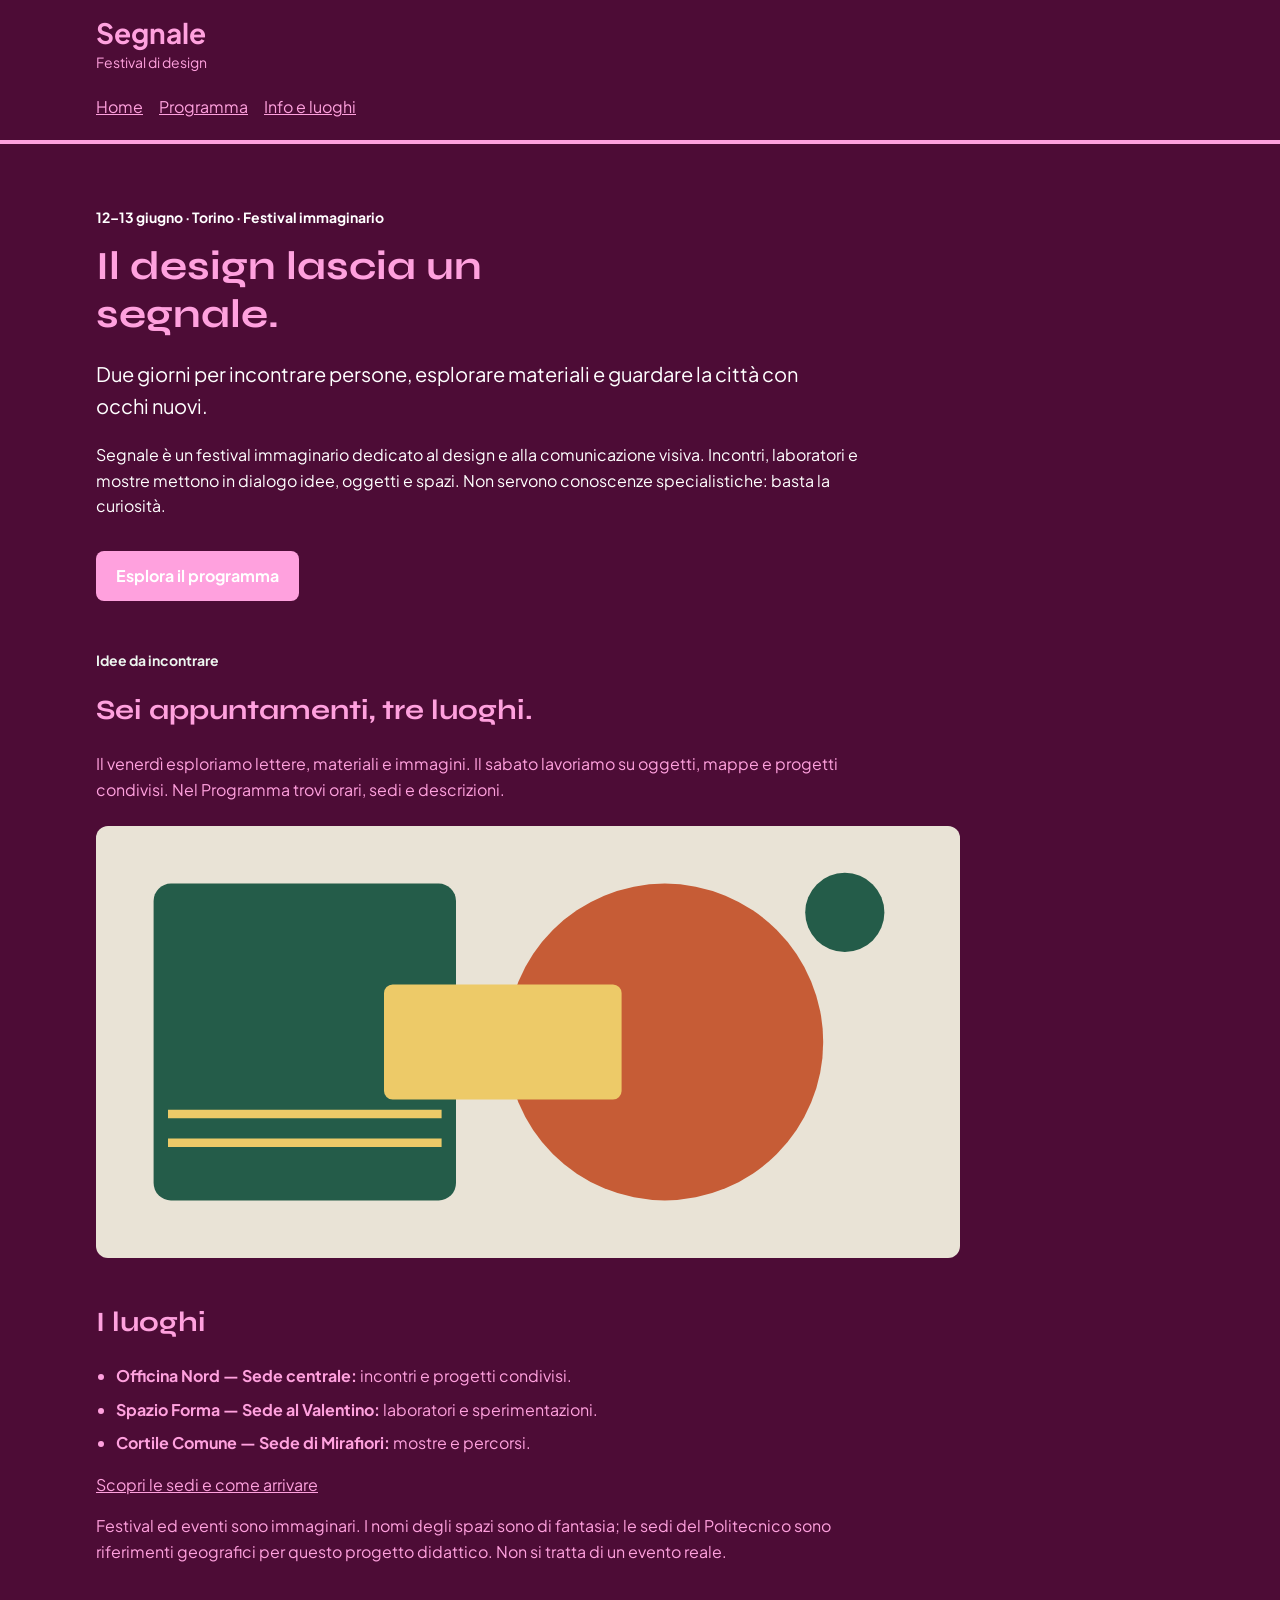
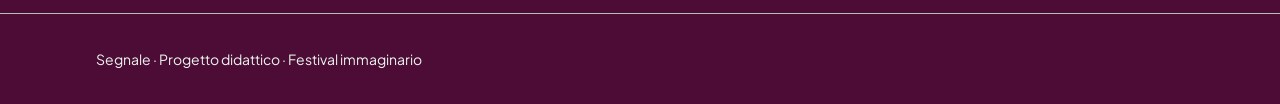
<file: index.html>
<!doctype html>
  <html lang="it">
  <head>
    <meta charset="utf-8">
    <meta name="viewport" content="width=device-width, initial-scale=1">
    <title>Segnale — Festival di design</title>
    <link rel="preconnect" href="https://fonts.googleapis.com">
   <link rel="preconnect" href="https://fonts.gstatic.com" crossorigin>
    <link href="https://fonts.googleapis.com/css2?family=Syne:wght@400..800&display=swap" rel="stylesheet">
    <link rel="preconnect" href="https://fonts.googleapis.com">
    <link rel="preconnect" href="https://fonts.gstatic.com" crossorigin>
  <link href="https://fonts.googleapis.com/css2?family=Plus+Jakarta+Sans:wght@400;700&display=swap" rel="stylesheet">
<link rel="stylesheet" href="style.css">
  </head>
  <body>
    <a class="skip-link" href="#contenuto">Vai al contenuto</a>
    <header class="site-header">
      <div class="container">
        <a class="brand" href="index.html">Segnale<span>Festival di design</span></a>
        <nav>
          <a href="index.html">Home</a>
          <a href="programma.html">Programma</a>
          <a href="info.html">Info e luoghi</a>
        </nav>
      </div>
    </header>


    <main id="contenuto" class="container">
      <section class="intro">
        <p class="eyebrow">12–13 giugno · Torino · Festival immaginario</p>
        <h1 id="titolo-home">Il design lascia un segnale.</h1>
        <p class="lead">Due giorni per incontrare persone, esplorare materiali e guardare la città con occhi nuovi.</p>
        <p class="reading-text">Segnale è un festival immaginario dedicato al design e alla comunicazione visiva. Incontri, laboratori e mostre mettono in dialogo idee, oggetti e spazi. Non servono conoscenze specialistiche: basta la curiosità.</p>
        <a class="button-link" href="programma.html">Esplora il programma</a>
      </section>


      <section class="content-section">
        <p class="eyebrow">Idee da incontrare</p>
        <h2 id="titolo-festival">Sei appuntamenti, tre luoghi.</h2>
        <p class="reading-text">Il venerdì esploriamo lettere, materiali e immagini. Il sabato lavoriamo su oggetti, mappe e progetti condivisi. Nel Programma trovi orari, sedi e descrizioni.</p>
        <img class="festival-image" src="assets/festival.svg" alt="Composizione geometrica di cerchi e rettangoli nei colori del festival" width="1200" height="600">
      </section>


      <section class="content-section">
        <h2 id="titolo-luoghi">I luoghi</h2>
        <ul class="venues">
          <li><strong>Officina Nord — Sede centrale:</strong> incontri e progetti condivisi.</li>
          <li><strong>Spazio Forma — Sede al Valentino:</strong> laboratori e sperimentazioni.</li>
          <li><strong>Cortile Comune — Sede di Mirafiori:</strong> mostre e percorsi.</li>
        </ul>
        <p><a href="info.html">Scopri le sedi e come arrivare</a></p>
        <p class="reading-text">Festival ed eventi sono immaginari. I nomi degli spazi sono di fantasia; le sedi del Politecnico sono riferimenti geografici per questo progetto didattico. Non si tratta di un evento reale.</p>
      </section>
    </main>


    <footer class="site-footer"><div class="container"><p>Segnale · Progetto didattico · Festival immaginario</p></div></footer>
  </body>
  </html>
</file>
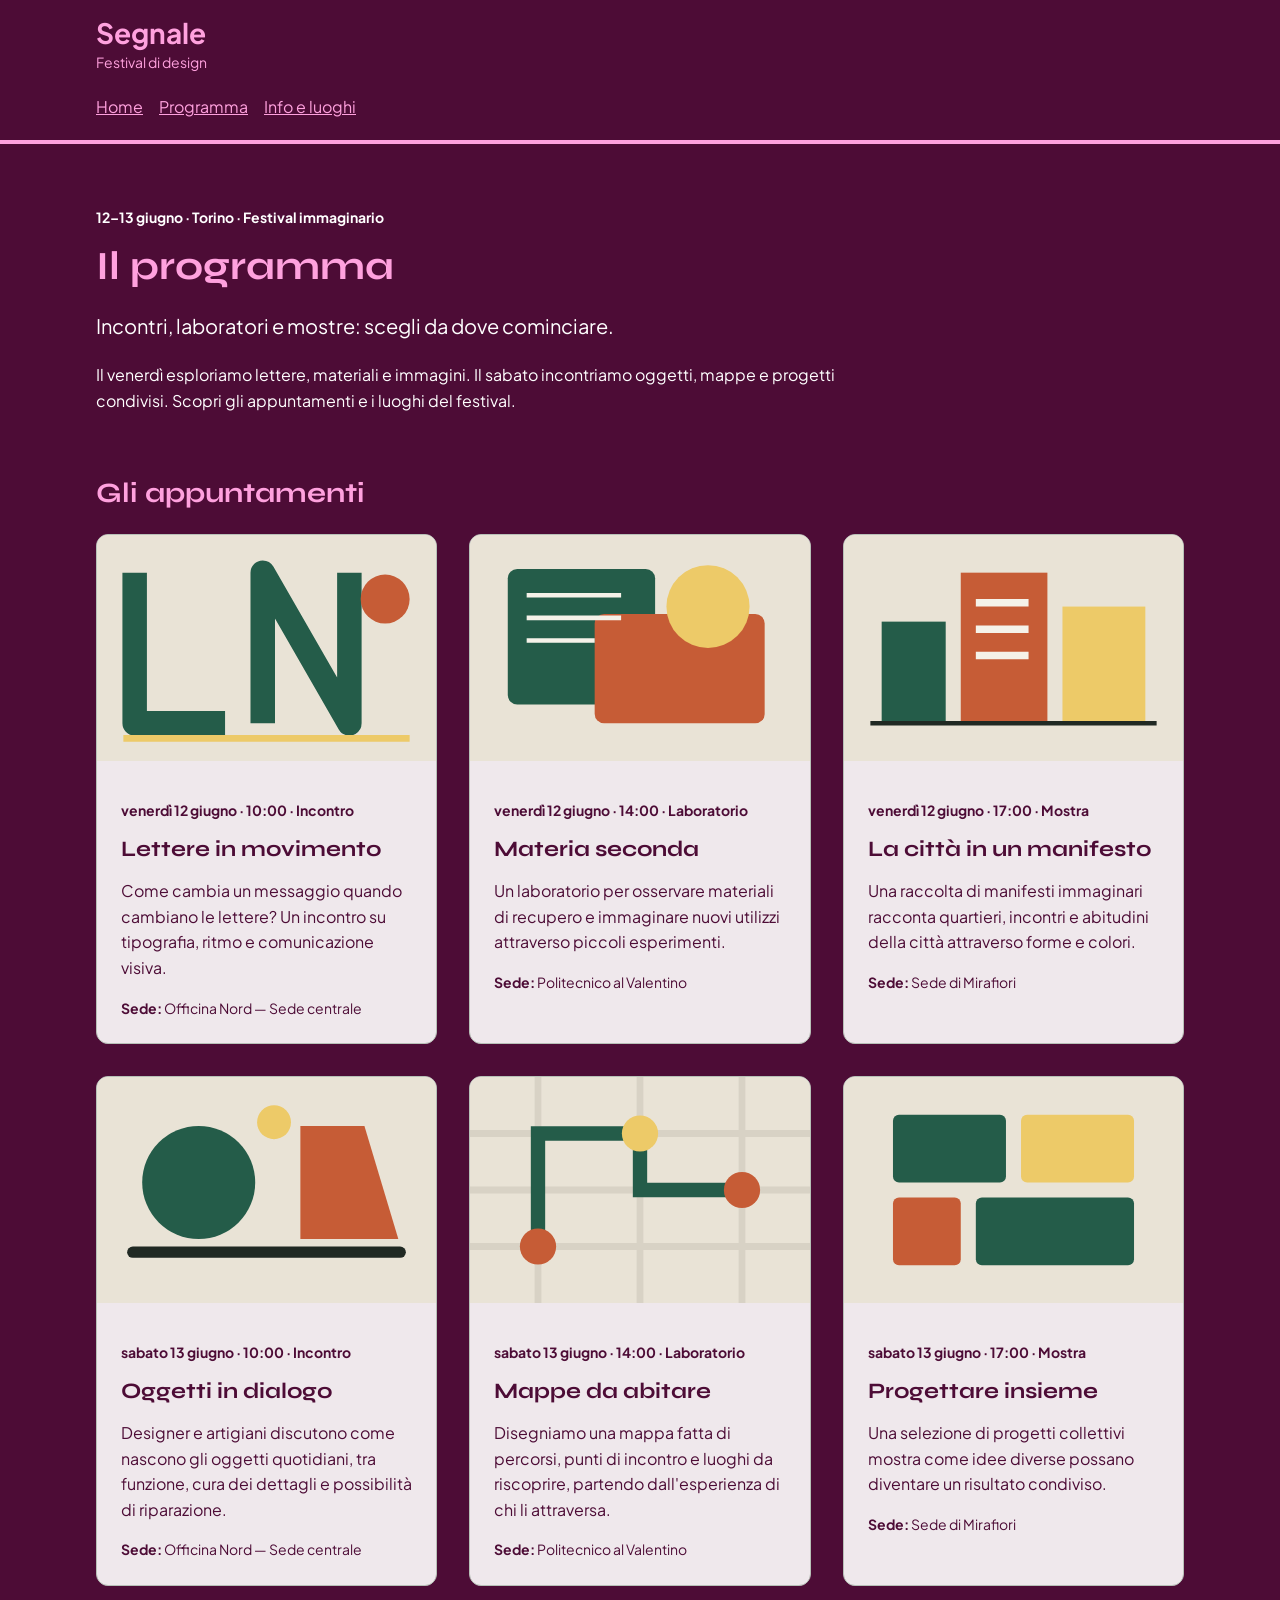
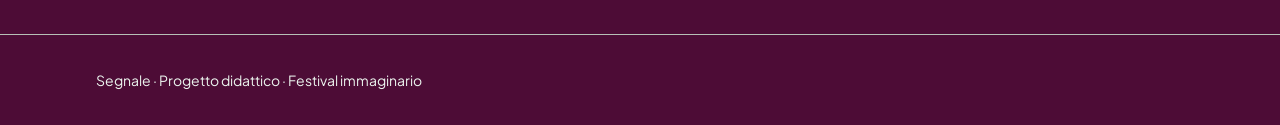
<file: programma.html>
<!doctype html>
<html lang="it">
<head>
  <meta charset="utf-8">
  <meta name="viewport" content="width=device-width, initial-scale=1">
  <title>Programma — Segnale</title>
  <link rel="preconnect" href="https://fonts.googleapis.com">
  <link rel="preconnect" href="https://fonts.gstatic.com" crossorigin>
  <link href="https://fonts.googleapis.com/css2?family=Syne:wght@400..800&display=swap" rel="stylesheet">
  <link rel="preconnect" href="https://fonts.googleapis.com">
  <link rel="preconnect" href="https://fonts.gstatic.com" crossorigin>
  <link href="https://fonts.googleapis.com/css2?family=Plus+Jakarta+Sans:wght@400;700&display=swap" rel="stylesheet">
  <link rel="stylesheet" href="style.css">
</head>
<body>
  <a class="skip-link" href="#contenuto">Vai al contenuto</a>
  <header class="site-header">
    <div class="container">
      <a class="brand" href="index.html">Segnale<span>Festival di design</span></a>
      <nav>
        <a href="index.html">Home</a>
        <a href="programma.html">Programma</a>
        <a href="info.html">Info e luoghi</a>
      </nav>
    </div>
  </header>


  <main id="contenuto" class="container">
    <section class="intro">
      <p class="eyebrow">12–13 giugno · Torino · Festival immaginario</p>
      <h1 id="titolo-programma">Il programma</h1>
      <p class="lead">Incontri, laboratori e mostre: scegli da dove cominciare.</p>
      <p class="reading-text">Il venerdì esploriamo lettere, materiali e immagini. Il sabato incontriamo oggetti, mappe e progetti condivisi. Scopri gli appuntamenti e i luoghi del festival.</p>
    </section>


    <section class="content-section">
      <h2 id="titolo-eventi">Gli appuntamenti</h2>
      <p id="eventi-messaggio" role="status" aria-live="polite">Caricamento degli appuntamenti…</p>
      <div class="event-grid" id="event-grid"></div>
    </section>
  </main>


  <footer class="site-footer"><div class="container"><p>Segnale · Progetto didattico · Festival immaginario</p></div></footer>
<script>
  const griglia = document.getElementById("event-grid");
  const messaggio = document.getElementById("eventi-messaggio");

  function creaElemento(tag, classe, testo) {
    const elemento = document.createElement(tag);
    if (classe) elemento.className = classe;
    if (testo !== undefined) elemento.textContent = testo;
    return elemento;
  }

  function creaScheda(evento, nomeSede) {
    const articolo = creaElemento("article", "event-card");

    const immagine = document.createElement("img");
    immagine.src = evento.immagine;
    immagine.alt = evento.immagine_alt || "";
    immagine.width = 900;
    immagine.height = 600;
    articolo.appendChild(immagine);

    const corpo = creaElemento("div", "event-body");
    const data = new Date(`${evento.data}T00:00:00`);
    const dataFormattata = Number.isNaN(data.getTime())
      ? evento.data
      : new Intl.DateTimeFormat("it-IT", {
          weekday: "long",
          day: "numeric",
          month: "long"
        }).format(data);

    corpo.appendChild(creaElemento(
      "p",
      "event-meta",
      `${dataFormattata} · ${evento.orario} · ${evento.categoria}`
    ));
    corpo.appendChild(creaElemento("h3", "", evento.titolo));
    corpo.appendChild(creaElemento("p", "", evento.descrizione));

    const sede = creaElemento("p", "event-place");
    const etichetta = document.createElement("strong");
    etichetta.textContent = "Sede: ";
    sede.append(etichetta, document.createTextNode(nomeSede));
    corpo.appendChild(sede);

    articolo.appendChild(corpo);
    return articolo;
  }

  async function caricaEventi() {
    try {
      const [rispostaEventi, rispostaSedi] = await Promise.all([
        fetch("dati/eventi.json"),
        fetch("dati/sedi.json")
      ]);

      if (!rispostaEventi.ok) {
  throw new Error(`eventi.json: errore HTTP ${rispostaEventi.status}`);
}
if (!rispostaSedi.ok) {
  throw new Error(`sedi.json: errore HTTP ${rispostaSedi.status}`);
}


      const [eventi, sedi] = await Promise.all([
        rispostaEventi.json(),
        rispostaSedi.json()
      ]);

      if (!Array.isArray(eventi) || !Array.isArray(sedi)) {
        throw new Error("Formato JSON non valido.");
      }

      if (eventi.length === 0) {
        messaggio.textContent = "Al momento non ci sono eventi in programma.";
        return;
      }

      const sediPerId = new Map(sedi.map(sede => [sede.id, sede.nome]));

      for (const evento of eventi) {
        const nomeSede = sediPerId.get(evento.sede_id) || "Sede da definire";
        griglia.appendChild(creaScheda(evento, nomeSede));
      }

      messaggio.remove();
    } catch (errore) {
  console.error("Errore nel caricamento del programma:", errore);
  messaggio.textContent = `Errore nel caricamento: ${errore.message}`;
}

  }

  caricaEventi();
</script>

</body>
</html>
</file>
<file: style.css>
/* Segnale: esempio completo della consegna su Home e Programma. */


/* Valori condivisi: le regole interessate li richiamano con var(). */
:root {
  --colore-primario: #ffa1de;
  --colore-primario-scuro: #e63edb;
  --colore-sfondo: #4d0c36;
  --colore-testo: #ffa1de;
  --colore-testo-secondario: #ecf5ef;
  --colore-testo-secondario-card: #4d0c36;
  --font-testo: "Plus Jakarta Sans", Arial, Helvetica, sans-serif;
  --font-titoli: "Syne", Georgia, serif;


}


* {
  box-sizing: border-box;
}


body {
  margin: 0;
  background: var(--colore-sfondo);
  color: var(--colore-testo);
  font-family: var(--font-testo);
  font-size: 1rem;
  line-height: 1.6;
}


a {
  color: var(--colore-primario);
}


a:hover {
  text-decoration: underline;
}


a:focus {
  outline: 3px solid var(--colore-testo);
}


.container {
  width: 92%;
  max-width: 68rem;
  margin: 0 auto;
}


.site-header {
  position: sticky;
  top: 0;
  z-index: 1000;
  padding: 1rem 0;
  border-bottom: 4px solid var(--colore-primario);
  background: var(--colore-sfondo);
}


@media (max-width: 599px) {
  .site-header {
    padding: 0.5rem 0;
  }


  nav {
    margin-top: 0.5rem;
    gap: 0;
  }
}


.brand {
  display: inline-block;
  color: var(--colore-testo);
  font-size: 1.75rem;
  font-weight: bold;
  line-height: 1.2;
  text-decoration: none;
}


.brand span {
  display: block;
  margin-top: 0.25rem;
  font-size: 0.875rem;
  font-weight: normal;
}


nav {
  display: flex;
  flex-direction: column;
  align-items: flex-start;
  gap: 0.25rem;
  margin-top: 1rem;
}


nav a {
  display: inline-block;
  margin-right: 0;
  padding: 0.25rem 0;
}


@media (min-width: 600px) {
  nav {
    flex-direction: row;
    flex-wrap: wrap;
    align-items: center;
    gap: 0.5rem 1rem;
  }
}






.intro {
  padding: 3rem 0 1rem;
}


.intro h1,
.intro h2,
.intro p {
  color: #ffffff;
}


.intro h1,
.intro h2 {
  color: var(--colore-testo);
}




.eyebrow,
.event-meta {
  color: var(--colore-testo-secondario);
  font-size: 0.875rem;
  font-weight: bold;
}


h1,
h2,
h3 {
  font-family: var(--font-titoli);
  line-height: 1.2;
}


h1 {
  max-width: 18ch;
  margin: 0.75rem 0 1.25rem;
  font-size: 2.5rem;
}


h2 {
  font-size: 1.75rem;
}


h3 {
  margin: 0.5rem 0 0.75rem;
  font-size: 1.375rem;
}


.lead {
  max-width: 48ch;
  font-size: 1.25rem;
}


.reading-text {
  max-width: 65ch;
}


.button-link {
  display: inline-block;
  margin-top: 1rem;
  padding: 0.75rem 1.25rem;
  border-radius: 0.5rem;
  background: var(--colore-primario);
  color: #ffffff;
  font-weight: bold;
  text-decoration: none;
}


.button-link:hover {
  background: var(--colore-primario-scuro);
}


.content-section {
  margin: 2rem 0 3rem;
}


.festival-image {
  display: block;
  width: 100%;
  max-width: 54rem;
  height: auto;
  margin-top: 1.5rem;
  border-radius: 0.75rem;
}


.venues {
  padding-left: 1.25rem;
}


.venues li {
  margin-bottom: 0.5rem;
}


/* Disposizione di base: una colonna. */
.event-grid {
  display: grid;
  grid-template-columns: 1fr;
  gap: 2rem;
}


.event-card {
  overflow: hidden;
  border: 1px solid #b7c0b7;
  border-radius: 0.75rem;
  background: #efe8ec;
}


.event-card img {
  display: block;
  width: 100%;
  height: auto;
}


.event-body {
  padding: 1.5rem;
  color: #4d0c36;
}




.event-place {
  margin-bottom: 0;
  color: var(--colore-testo-secondario);
  font-size: 0.875rem;
}


.event-card .event-meta,
.event-card .event-place {
  color: var(--colore-testo-secondario-card);
}




.site-footer {
  padding: 1.25rem 0;
  border-top: 1px solid #b7c0b7;
  color: var(--colore-testo-secondario);
  font-size: 0.875rem;
}


.skip-link {
  position: absolute;
  top: -6rem;
  left: 1rem;
  padding: 0.75rem 1rem;
  background: #ffffff;
  color: var(--colore-testo);
}


.skip-link:focus {
  top: 1rem;
}


/* Da 600 px: due colonne. */
@media (min-width: 600px) {
  .event-grid {
    grid-template-columns: repeat(2, 1fr);
  }
}


/* Da 1024 px: tre colonne. Questa regola segue quella da 600 px. */
@media (min-width: 1024px) {
  .event-grid {
    grid-template-columns: repeat(3, 1fr);
  }
}


/* Info e luoghi: componenti aggiunti al sito esistente. */
button {
  padding: 0.65rem 0.5rem;
  border: 2px solid var(--colore-primario);
  border-radius: 0.5rem;
  background: var(--colore-primario);
  color: #ffffff;
  font-family: var(--font-testo);
  font-size: 1rem;
  font-weight: bold;
  cursor: pointer;
}


button:hover {
  background: var(--colore-primario-scuro);
}


button:focus {
  outline: 3px solid var(--colore-testo);
}


.venue-gallery {
  max-width: 54rem;
}


.venue-swiper {
  width: 100%;
}


.venue-slide {
  margin: 0;
  overflow: hidden;
  border: 1px solid #b7c0b7;
  border-radius: 0.75rem;
  background: #ffffff;
}


.venue-slide img {
  display: block;
  width: 100%;
  height: auto;
}


.venue-slide figcaption {
  padding: 1.25rem;
}


.gallery-controls {
  display: grid;
  grid-template-columns: repeat(2, 1fr);
  gap: 0.75rem;
  margin-top: 1rem;
}


.gallery-count {
  margin: 0.75rem 0 0;
  text-align: center;
}


@media (max-width: 319px) {
  .gallery-label {
    font-size: 0;
  }
}


.map-container {
  margin: 1.5rem 0;
  overflow: hidden;
  border: 1px solid #b7c0b7;
  border-radius: 0.75rem;
  background: #ffffff;
}


.map-container iframe {
  display: block;
  width: 100%;
  height: 28rem;
  border: 0;
}


.venue-addresses {
  display: grid;
  grid-template-columns: 1fr;
  gap: 1.5rem;
}


.venue-address {
  padding: 1.25rem;
  border: 1px solid #b7c0b7;
  border-radius: 0.75rem;
}


.teaching-note {
  margin-top: 2rem;
}


@media (min-width: 768px) {
  .venue-addresses {
    grid-template-columns: repeat(3, 1fr);
  }
}
</file>
